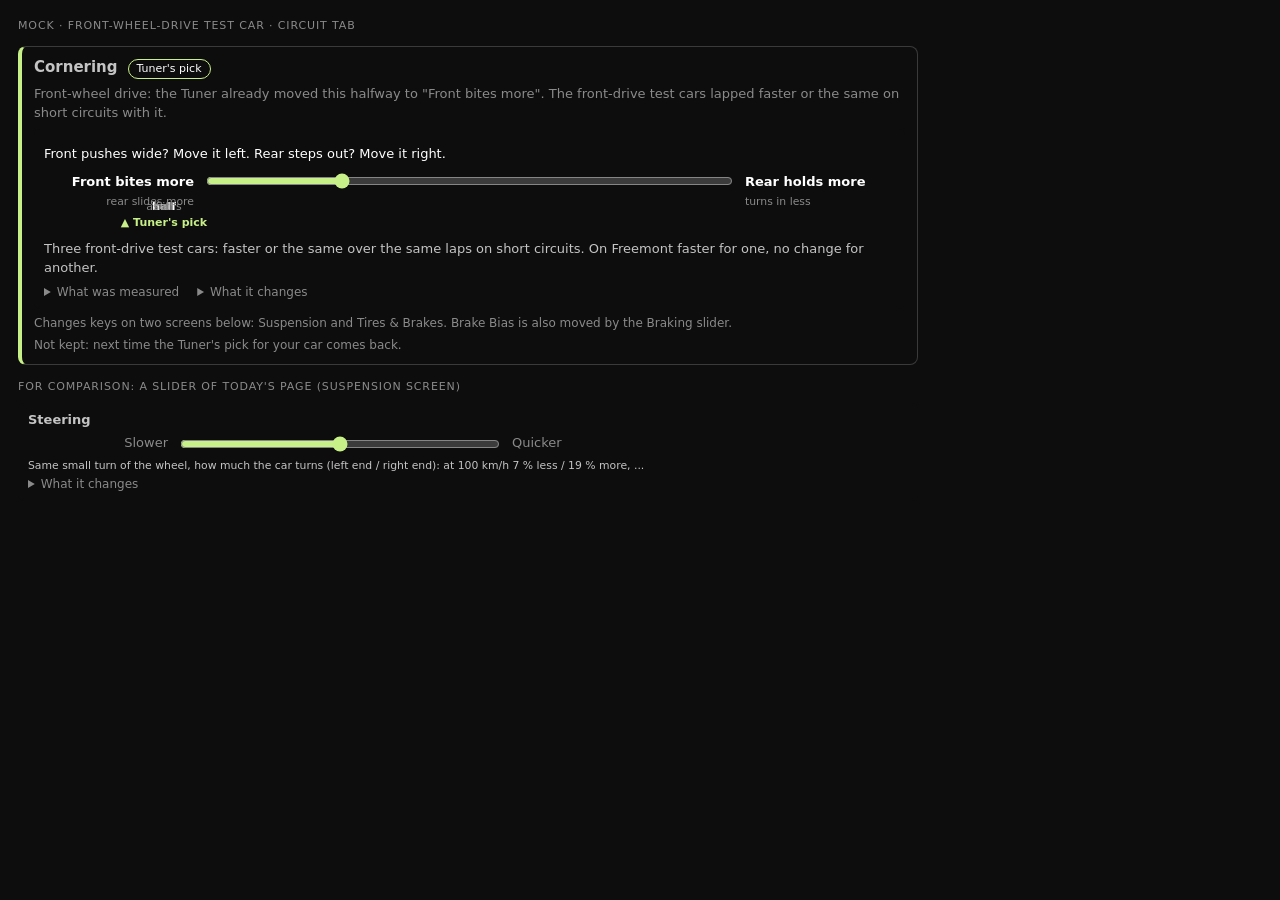
<file: docs/img/narada-handling-mock.html>
<!doctype html>
<!-- Static mock for docs/narada-handling-ui.md. Not the built page. Open with ?v=fwd (default) or ?v=rwd. -->
<html lang="en"><head><meta charset="utf-8"><title>Cornering slider mock</title>
<link rel="stylesheet" href="../../app.css">
<style>
  body { margin: 0; padding: 18px; width: 900px; background: #0d0d0d; color: #c4c4c4; font: 14px/1.45 system-ui, sans-serif; }
  .mock-tag { font-size: 11px; letter-spacing: .08em; text-transform: uppercase; color: #8a8a8a; margin: 0 0 8px; }
  .muted { color: #8a8a8a; }
  .corner-help { margin: 8px 0 2px; color: #fff; font-size: 13px; }
  .corner-row { display: grid; grid-template-columns: 150px 1fr 150px; gap: 12px; align-items: start; margin-top: 6px; }
  .corner-end strong { display: block; color: #fff; font-size: 13px; }
  .corner-end small { color: #8a8a8a; }
  .corner-end.l { text-align: right; }
  .corner-track input { width: 100%; margin: 0; accent-color: #c8f088; }
  .corner-stops { display: flex; justify-content: space-between; margin: 2px -42px 0; font-size: 11px; color: #8a8a8a; text-align: center; }
  .corner-stops span { flex: 0 0 100px; }
  .corner-stops span.on { color: #fff; font-weight: 600; }
  .corner-stops span.pick::after { content: "▲ Tuner's pick"; display: block; color: #c8f088; font-weight: 600; }
  .corner-line { margin: 8px 0 4px; font-size: 13px; color: #c4c4c4; }
  .corner-foot { display: flex; flex-wrap: wrap; gap: 4px 16px; align-items: baseline; margin-top: 6px; font-size: 12px; color: #8a8a8a; }
  .corner-foot a { color: #c8f088; }
  .tuner-badge.pick { border-color: #c8f088; color: #fff; }
  .folds { display: flex; gap: 18px; }
</style></head>
<body>
<p class="mock-tag" id="tag"></p>
<div class="tuner-handling">
  <p class="tuner-screen-head"><strong>Cornering</strong> <span class="tuner-badge" id="badge"></span></p>
  <p class="muted" id="intro" style="margin:0;font-size:13px"></p>
  <div class="tuner-feel">
    <p class="corner-help">Front pushes wide? Move it left. Rear steps out? Move it right.</p>
    <div class="corner-row">
      <div class="corner-end l"><strong>Front bites more</strong><small>rear slides more</small></div>
      <div class="corner-track">
        <input type="range" min="-100" max="100" step="50" id="range" aria-label="Cornering: front bites more to rear holds more">
        <div class="corner-stops" id="stops"><span>full</span><span>half</span><span>as it is</span><span>half</span><span>full</span></div>
      </div>
      <div class="corner-end"><strong>Rear holds more</strong><small>turns in less</small></div>
    </div>
    <p class="corner-line" id="line"></p>
    <div class="folds">
      <details class="tuner-why"><summary>What was measured</summary></details>
      <details class="tuner-why"><summary>What it changes</summary></details>
    </div>
  </div>
  <div class="corner-foot"><span>Changes keys on two screens below: Suspension and Tires &amp; Brakes. Brake Bias is also moved by the Braking slider.</span>
    <span id="kept"></span></div>
</div>
<p class="mock-tag" style="margin-top:14px">For comparison: a slider of today's page (Suspension screen)</p>
<div class="tuner-feel">
  <label><strong>Steering</strong>
    <span class="tuner-feel-row"><span>Slower</span><input type="range" min="-100" max="100" step="25" value="0"><span>Quicker</span></span></label>
  <small>Same small turn of the wheel, how much the car turns (left end / right end): at 100 km/h 7 % less / 19 % more, ...</small>
  <details class="tuner-why"><summary>What it changes</summary></details>
</div>
<script>
  const cases = {
    fwd: { tag: 'Mock · front-wheel-drive test car · Circuit tab', badge: "Tuner's pick", pick: 1, value: -50,
      intro: 'Front-wheel drive: the Tuner already moved this halfway to "Front bites more". The front-drive test cars lapped faster or the same on short circuits with it.',
      line: 'Three front-drive test cars: faster or the same over the same laps on short circuits. On Freemont faster for one, no change for another.',
      kept: "Not kept: next time the Tuner's pick for your car comes back." },
    rwd: { tag: 'Mock · rear-wheel-drive test car · Circuit tab', badge: 'Optional', pick: -1, value: 0,
      intro: 'The Tuner leaves this in the middle. On the rear-drive and all-wheel-drive test cars neither side made laps faster. Move it only if the car bothers you.',
      line: 'Nothing is moved here: the car corners as your setup has it.',
      kept: 'Not kept: next time it is back in the middle.' },
  };
  const c = cases[new URLSearchParams(location.search).get('v')] || cases.fwd;
  const $ = (id) => document.getElementById(id);
  $('tag').textContent = c.tag; $('badge').textContent = c.badge; $('intro').textContent = c.intro;
  if (c.pick >= 0) $('badge').classList.add('pick');
  $('range').value = c.value; $('line').textContent = c.line; $('kept').textContent = c.kept;
  const stops = $('stops').children;
  stops[(c.value + 100) / 50].classList.add('on');
  if (c.pick >= 0) stops[c.pick].classList.add('pick');
</script>
</body></html>
</file>
<file: app.css>
.tuning-dialog { width: min(100%, 760px); }

/* Top tabs for the four tuning categories; they wrap instead of clipping on narrow screens. */
.tuning-tabs {
  display: flex;
  flex-wrap: wrap;
  gap: 4px;
  margin-bottom: 10px;
  border-bottom: 1px solid var(--color-border);
}

.tuning-tabs button {
  background: transparent;
  border: 1px solid transparent;
  border-bottom: none;
  color: var(--color-text-muted);
  padding: 6px 12px;
  cursor: pointer;
  font: inherit;
  letter-spacing: .04em;
}

.tuning-tabs button.active {
  background: var(--color-elevated);
  border-color: var(--color-border);
  color: var(--color-text-strong);
  box-shadow: inset 0 -2px 0 var(--color-primary);
}

/* Left sidebar of subcategories beside the checkbox list. */
.tuning-layout {
  display: grid;
  grid-template-columns: minmax(150px, 200px) 1fr;
  gap: 12px;
  min-height: 320px;
}

.tuning-sidebar {
  display: flex;
  flex-direction: column;
  gap: 2px;
  border-right: 1px solid var(--color-border);
  padding-right: 8px;
}

.tuning-sidebar button {
  display: flex;
  justify-content: space-between;
  gap: 8px;
  background: transparent;
  border: 1px solid transparent;
  color: var(--color-text);
  padding: 6px 8px;
  text-align: left;
  cursor: pointer;
  font: inherit;
}

.tuning-sidebar button:hover { background: var(--color-elevated); }

.tuning-sidebar button.active {
  background: var(--color-elevated);
  border-color: var(--color-primary);
  color: var(--color-text-strong);
}

.tuning-count { color: var(--color-text-muted); font-size: 12px; }

.tuning-panel {
  min-width: 0;
  display: flex;
  flex-direction: column;
  gap: 6px;
}

.tuning-panel .overlay-controls {
  display: flex;
  align-items: center;
  gap: 8px;
  margin: 0;
  cursor: pointer;
  user-select: none;
}

.tuning-empty {
  border: 1px dashed var(--color-border);
  padding: 16px;
  color: var(--color-text);
  min-height: 120px;
}

.tuning-inactive { opacity: .65; }
.tuning-unique { border-top: 1px solid var(--color-primary); padding-top: 12px; }
.tuning-unique h4 { margin-bottom: 8px; }

/* Dyno tab: game-data picker, setup tabs, goal and the before/after table. */
.dyno-panel { display: flex; flex-direction: column; gap: 12px; min-height: 320px; }
.dyno-source { display: flex; flex-wrap: wrap; align-items: center; gap: 10px; }
.dyno-file { position: relative; overflow: hidden; cursor: pointer; }
.dyno-file input { position: absolute; inset: 0; opacity: 0; cursor: pointer; }

.dyno-setups { display: flex; flex-wrap: wrap; gap: 4px; margin-bottom: 10px; }
.dyno-setups button {
  background: transparent;
  border: 1px solid var(--color-border);
  color: var(--color-text);
  padding: 5px 12px;
  cursor: pointer;
  font: inherit;
}
.dyno-setups button.active { border-color: var(--color-primary); color: var(--color-text-strong); background: var(--color-elevated); }

.dyno-controls { display: flex; flex-wrap: wrap; align-items: center; gap: 12px; margin-bottom: 10px; }
.dyno-controls label { display: flex; align-items: center; gap: 6px; margin: 0; }
.dyno-gearing input { width: 16px; height: 16px; accent-color: var(--color-primary); }
.dyno-controls strong { margin-right: auto; color: var(--color-text-strong); letter-spacing: .04em; }
.dyno-sheet { font-family: ui-monospace, SFMono-Regular, Menlo, Consolas, monospace; white-space: pre; overflow-x: auto; overflow-y: auto; max-height: 420px; margin: 8px 0; padding: 8px; }

.dyno-table { width: 100%; border-collapse: collapse; margin-bottom: 10px; font-variant-numeric: tabular-nums; }
.dyno-table th, .dyno-table td { padding: 6px 10px; border-bottom: 1px solid var(--color-border); text-align: right; }
.dyno-table th[scope="row"] { text-align: left; font-weight: normal; color: var(--color-text); }
.dyno-table thead th { color: var(--color-text-muted); font-weight: normal; font-size: 12px; letter-spacing: .04em; }
.dyno-table td.better { color: var(--color-primary); }
.dyno-table th[scope="row"] small,
.dyno-table td small { display: block; color: var(--color-text-muted); font-size: 11px; }
.dyno-table th[scope="row"] small { text-transform: none; letter-spacing: normal; }
.dyno-value { display: inline-block; min-width: 6.5em; }
.dyno-value + .dyno-value { color: var(--color-text-muted); }
.dyno-table td.better .dyno-value + .dyno-value { color: inherit; opacity: .75; }

.dyno-curve { border: 1px solid var(--color-border); background: var(--color-surface); padding: 10px; }
.dyno-curve .dyno-setups { margin-bottom: 6px; }
.dyno-legend { display: flex; flex-wrap: wrap; gap: 14px; font-size: 11px; color: var(--color-text-muted); margin-bottom: 4px; }
.dyno-legend i { display: inline-block; width: 12px; height: 8px; margin-right: 5px; vertical-align: middle; }
.dyno-legend .legend-range { background: rgba(255, 90, 80, .35); border: 1px solid #ff5a50; }
.dyno-legend .legend-stock { height: 2px; background: #ffd34d; }
.dyno-legend .legend-value { background: rgba(80, 200, 200, .55); }
.dyno-legend .legend-gear-on { background: rgba(90, 200, 110, .7); }
.dyno-legend .legend-gear-off { background: rgba(255, 90, 80, .45); }
.dyno-legend .legend-eff { height: 0; border-top: 2px dashed #c58bff; }
.dyno-toggle { display: inline-flex; align-items: center; gap: 6px; font-size: 12px; margin: 2px 0 6px; cursor: pointer; }
.dyno-eff { stroke: #c58bff; stroke-width: 2; stroke-dasharray: 4 3; pointer-events: none; }
.dyno-point .dyno-beyond { color: #c58bff; }
.dyno-graph { display: block; width: 100%; max-width: 720px; height: auto; cursor: ns-resize; user-select: none; touch-action: none; }
.dyno-graph:focus-visible { outline: 2px solid var(--color-primary); outline-offset: 2px; }
.dyno-grid line { stroke: var(--color-border); stroke-width: 1; }
.dyno-axis { fill: var(--color-text-muted); font-size: 11px; font-family: inherit; }
.dyno-col-bg { fill: transparent; }
.dyno-col.selected .dyno-col-bg { fill: rgba(90, 140, 255, .14); }
.dyno-range { fill: rgba(255, 90, 80, .18); stroke: rgba(255, 90, 80, .7); stroke-width: 1; }
.dyno-value-bar { fill: rgba(80, 200, 200, .35); }
.dyno-col.selected .dyno-value-bar { fill: rgba(80, 200, 200, .55); }
.dyno-stock { stroke: #ffd34d; stroke-width: 2; }
.dyno-dot { fill: #fff; stroke: #0d0d0d; stroke-width: 1.5; }
.dyno-col.selected .dyno-dot { fill: var(--color-primary); }
.dyno-point { display: flex; flex-wrap: wrap; align-items: center; gap: 8px; margin: 6px 0; font-variant-numeric: tabular-nums; }
.dyno-point strong { min-width: 6.5em; color: var(--color-text-strong); }
.dyno-point > span:not(.muted) { min-width: 5.5em; text-align: center; color: var(--color-text-strong); }
.dyno-point .muted { font-size: 12px; }
.dyno-point .profile-action-btn:last-child { margin-left: auto; }

/* Large screens: graph and stats side by side so the dialog does not need to scroll as far. */
.dyno-body { display: flex; flex-direction: column; gap: 12px; }
@media (min-width: 1200px) {
  .tuning-dialog.tuning-dialog-dyno { width: min(100%, 1240px); max-height: 94dvh; }
  .dyno-body { display: grid; grid-template-columns: minmax(0, 1fr) minmax(330px, 400px); align-items: start; }
  .dyno-body > .dyno-stats { grid-column: 2; position: sticky; top: 0; }
  .dyno-stats .dyno-table th, .dyno-stats .dyno-table td { padding: 5px 6px; }
  .dyno-stats .dyno-value { min-width: 0; display: block; }
  .dyno-stats .bike-actions { flex-wrap: wrap; }
}

/* Drivetrain: game-style gear ratio bars (green up to the current value, red to the range end). */
.dyno-drive { display: flex; flex-direction: column; gap: 2px; max-width: 720px; user-select: none; }
.dyno-drive:focus-visible { outline: 2px solid var(--color-primary); outline-offset: 2px; }
.dyno-gear {
  display: grid; grid-template-columns: 7.5em 9.5em 1fr; align-items: center; gap: 10px;
  padding: 5px 6px; cursor: pointer; font-variant-numeric: tabular-nums;
}
.dyno-gear.selected { background: rgba(90, 140, 255, .14); }
.dyno-gear.final { margin-top: 6px; border-top: 1px solid var(--color-border); padding-top: 10px; }
.dyno-gear-value { color: var(--color-text-strong); }
.dyno-gear-bar { position: relative; height: 12px; background: rgba(255, 255, 255, .06); cursor: ew-resize; touch-action: none; }
.dyno-gear.final .dyno-gear-bar { margin-bottom: 14px; }
.dyno-gear-on, .dyno-gear-off { position: absolute; top: 0; bottom: 0; }
.dyno-gear-on { background: rgba(90, 200, 110, .7); }
.dyno-gear-off { background: rgba(255, 90, 80, .45); }
.dyno-gear-stock { position: absolute; top: -3px; bottom: -3px; width: 2px; margin-left: -1px; background: #ffd34d; }
.dyno-gear-dot {
  position: absolute; top: 50%; width: 12px; height: 12px; margin: -6px 0 0 -6px; border-radius: 50%;
  background: #fff; border: 1.5px solid #0d0d0d;
}
.dyno-gear.selected .dyno-gear-dot { background: var(--color-primary); }
.dyno-gear-ends {
  position: absolute; top: 100%; left: 0; right: 0; display: flex; justify-content: space-between;
  font-size: 11px; color: var(--color-text-muted); padding-top: 2px;
}
.dyno-gear-scale { cursor: default; padding-top: 0; }
.dyno-gear-ticks { position: relative; height: 14px; font-size: 11px; color: var(--color-text-muted); }
.dyno-gear-ticks span { position: absolute; transform: translateX(-50%); }

@media (max-width: 560px) {
  .tuning-layout { grid-template-columns: 1fr; }
  .tuning-sidebar { flex-direction: row; flex-wrap: wrap; border-right: none; padding-right: 0; }
}

/* The body gradients in editor.css are blue; the site's is a soft grey glow over the page color. */
body {
  background: radial-gradient(1200px 480px at 50% -160px, #2a2a2a, transparent 70%) no-repeat, #0d0d0d;
}

/* editor.css gives these rows a light background, which clashes with the dark theme's light text. */
.tuning-dialog .overlay-controls {
  background-color: var(--color-elevated);
  border: 1px solid var(--color-border);
  color: var(--color-text-strong);
}

.tuning-dialog .overlay-controls .muted { color: var(--color-text-muted); }

.tuning-dialog .overlay-controls input[type="checkbox"] {
  accent-color: var(--color-primary);
  width: 16px;
  height: 16px;
}

/* Car slot cards: editor.css paints these with a hardcoded blue using !important. */
:root .bike-card {
  background: var(--color-surface) !important;
  border-color: var(--color-border) !important;
}

/* Colors from nfsu2.xyz (th0mk/nfsu2-web web/main.css): near-black frame, lime accent.
   :root:root outranks editor.css's :root[data-theme="dark"] palette. */
:root:root {
  --color-bg: #0d0d0d;
  --color-surface: #171717;
  --color-elevated: #262626;
  --color-border: #3a3a3a;
  --color-primary: #c8f088;
  --color-primary-hover: #d9f7b0;
  --color-steel: #c8f088;
  --color-green: #c8f088;
  --color-warning: #ff8a80;
  --color-warning-bg: #2a1716;
  --color-text: #c4c4c4;
  --color-text-strong: #ffffff;
  --color-text-muted: #8a8a8a;
  --accent-soft: #404038;
  --hud: #c8f088;
  --hud-dim: rgba(200, 240, 136, .35);
  --hud-glow: rgba(200, 240, 136, .45);
}

.editor-header { padding: 32px 24px; }
.editor-header-inner {
  width: min(100%, 1120px);
  margin: 0 auto;
  display: flex;
  align-items: center;
  justify-content: space-between;
  gap: 28px;
}
.editor-brand { min-width: 0; }
.editor-header .landing-eyebrow { color: var(--color-primary); font-size: 11px; letter-spacing: .16em; }
.editor-header h1 { margin: 8px 0; font-size: clamp(24px, 4vw, 36px); letter-spacing: -.03em; }
.editor-header .editor-description { color: var(--color-text); line-height: 1.6; }
.editor-build { display: flex; flex-direction: column; align-items: flex-end; flex-shrink: 0; text-align: right; }
.build-badge {
  display: inline-block;
  padding: 6px 10px;
  border: 1px solid var(--color-border);
  border-radius: 6px;
  color: var(--color-text-muted);
  font: 11px ui-monospace, Consolas, monospace;
}
.editor-header .build-splash {
  position: relative;
  display: inline-block;
  max-width: 100%;
  margin-top: 14px;
  padding: 10px 14px;
  border: 1px solid var(--hud-dim);
  border-radius: 12px;
  background: var(--color-elevated);
  color: var(--color-primary);
  font-size: 14px;
  font-weight: 700;
  line-height: 1.4;
  opacity: 1;
  text-align: left;
  transform-origin: top right;
  animation: splash-pop 420ms ease-out 900ms both;
}
.build-splash::before {
  content: "";
  position: absolute;
  top: -6px;
  right: 20px;
  width: 10px;
  height: 10px;
  border-top: 1px solid var(--hud-dim);
  border-left: 1px solid var(--hud-dim);
  background: var(--color-elevated);
  transform: rotate(45deg);
}
@keyframes splash-pop {
  0% { opacity: 0; transform: translateY(-6px) scale(.9); }
  70% { opacity: 1; transform: translateY(0) scale(1.03); }
  100% { opacity: 1; transform: translateY(0) scale(1); }
}
@media (prefers-reduced-motion: reduce) {
  .editor-header .build-splash { animation: none; }
}
.editor-main {
  width: min(100%, 1168px);
  margin: 0 auto;
  padding: 24px;
  display: grid;
  gap: 20px;
}
.editor-main .profile-section {
  min-width: 0;
  padding: 24px;
  border: 1px solid var(--color-border);
  border-radius: 12px;
  background: var(--color-surface);
  display: grid;
  gap: 14px;
}
.editor-main .profile-section h3 { margin: 0; color: var(--color-text-strong); font-size: 17px; }
.editor-main .muted { color: var(--color-text-muted); line-height: 1.5; }
.editor-row { display: flex; flex-wrap: wrap; align-items: center; gap: 12px; }
.editor-row input[type="file"] { max-width: 100%; color: var(--color-text); }
.editor-row input::file-selector-button {
  margin-right: 12px;
  padding: 10px 14px;
  border: 1px solid var(--color-border);
  border-radius: 6px;
  background: var(--color-elevated);
  color: var(--color-text-strong);
  font: inherit;
  cursor: pointer;
}
.profile-form { grid-template-columns: repeat(2, minmax(0, 1fr)); }
.profile-form .bike-dialog-actions { grid-column: 1 / -1; }
.editor-main .bike-list { display: grid; grid-template-columns: repeat(2, minmax(0, 1fr)); gap: 16px; }
.editor-main .bike-card { min-width: 0; padding: 18px; display: flex; flex-direction: column; gap: 14px; }
.editor-main .bike-card-heading { grid-template-columns: 1fr auto; align-items: center; gap: 12px; }
.editor-main .bike-card-heading > strong { color: var(--color-text-strong); font-size: 15px; }
.editor-main .slot-state { padding: 4px 8px; border: 1px solid var(--color-border); border-radius: 4px; }
.slot-stats { grid-column: 1 / -1; display: flex; flex-wrap: wrap; gap: 8px 16px; }
.slot-stats span { display: grid; gap: 4px; color: var(--color-text-muted); font-size: 11px; }
.slot-stats strong { color: var(--color-text); font-size: 13px; font-weight: 600; }
.slot-car-name { color: var(--color-text-strong); font-size: 16px; overflow-wrap: anywhere; }
.slot-operation { padding-top: 12px; border-top: 1px solid var(--color-border); }
.slot-operation select { flex: 1; min-width: 0; width: 100%; }
.editor-main select, .profile-form input {
  padding: 10px;
  border: 1px solid var(--color-border);
  border-radius: 6px;
  background: var(--color-bg);
  color: var(--color-text-strong);
  font: inherit;
  font-size: 13px;
}
.editor-main .profile-action-btn { padding: 9px 12px; font-size: 12px; }
.editor-main :is(button, input, select):focus-visible {
  outline: 2px solid var(--color-primary);
  outline-offset: 3px;
}
.editor-main .download-section { display: flex; align-items: center; justify-content: space-between; gap: 20px; }
.editor-main .download-section h3 { margin-bottom: 6px; }
.download-section > button { flex-shrink: 0; }
.tuning-panel { overflow-wrap: anywhere; }

@media (max-width: 760px) {
  .editor-header-inner { flex-direction: column; align-items: flex-start; gap: 20px; }
  .editor-build { align-items: flex-start; text-align: left; }
  .editor-header .build-splash { transform-origin: top left; }
  .build-splash::before { right: auto; left: 20px; }
  .editor-main .bike-list { grid-template-columns: 1fr; }
  .editor-main .download-section { flex-direction: column; align-items: stretch; }
}
@media (max-width: 480px) {
  .editor-header { padding: 24px 16px; }
  .editor-main { padding: 16px; gap: 16px; }
  .editor-main .profile-section { padding: 16px; }
  .profile-form { grid-template-columns: 1fr; }
  .slot-operation { align-items: stretch; flex-direction: column; }
  .bike-dialog-backdrop { padding: 10px; }
  .tuning-dialog { padding: 16px; }
}
.visual-group { margin: 1rem 0; }
.dyno-scalar { display: grid; grid-template-columns: minmax(0, 1fr) auto; gap: .5rem; padding: .8rem 0; }
.dyno-scalar input[type="range"] { grid-column: 1 / -1; width: 100%; }
.visual-group h3 { margin-bottom: .5rem; }
.visual-row { display: grid; grid-template-columns: minmax(9rem, 1fr) 1.5rem minmax(0, 2fr); align-items: center; gap: .6rem; margin: .45rem 0; }
.visual-row label { text-transform: capitalize; }
.visual-row select { width: 100%; min-width: 0; }
.visual-swatch { display: inline-block; width: 1.4rem; height: 1.4rem; border: 1px solid #888; border-radius: .2rem; }
.visual-color-toggle { text-align: left; overflow-wrap: anywhere; min-width: 0; }
.visual-color-toggle.visual-color-active { outline: 2px solid var(--color-text-strong); outline-offset: 2px; }
.visual-layout, .visual-targets, .visual-palette-panel { min-width: 0; }
.visual-picker-heading { margin: 0 0 .6rem; text-transform: capitalize; }
.visual-color-picker { grid-column: 1 / -1; min-width: 0; padding: .6rem; border: 1px solid var(--color-border); }
.visual-palettes { display: grid; grid-template-columns: repeat(auto-fit, minmax(min(100%, 300px), 1fr)); gap: .8rem; margin-top: .8rem; }
.visual-palette { min-width: 0; align-self: start; }
.visual-palette h4 { margin: 0 0 .4rem; font-size: .75rem; overflow-wrap: anywhere; color: var(--color-text-strong); }
.visual-color-grid { display: grid; grid-template-columns: repeat(10, minmax(0, 1fr)); gap: 3px; }
.visual-color {
  min-width: 0; min-height: 28px; padding: 3px 0; border: 2px solid transparent; border-radius: 50%;
  background-image: radial-gradient(circle at 30% 20%, #ffffff66, transparent 55%);
  font: inherit; font-size: 11px; font-weight: 700; cursor: pointer; text-shadow: 0 1px 2px #0006;
}
.visual-color.selected { border-color: var(--color-primary); outline: 2px solid var(--color-text-strong); outline-offset: 0; }
.visual-color-unknown { border-color: var(--color-border); border-radius: .2rem; font-size: 9px; overflow-wrap: anywhere; }
.visual-color:focus-visible { outline: 2px solid var(--color-primary); outline-offset: 2px; }
.visual-named-colors .visual-color-grid { grid-template-columns: repeat(4, minmax(0, 1fr)); }
.visual-named-colors .visual-color { border-radius: .2rem; font-size: 10px; overflow-wrap: anywhere; }
@media (min-width: 1000px) {
  .tuning-dialog.tuning-dialog-visual { width: min(100%, 1240px); }
  .visual-layout:has(.visual-palette-panel) {
    display: grid; grid-template-columns: minmax(240px, 300px) minmax(0, 1fr); gap: 1.2rem; align-items: start;
  }
  .visual-layout:has(.visual-palette-panel) .visual-row { grid-template-columns: minmax(0, 1fr) 1.5rem; }
  .visual-layout:has(.visual-palette-panel) .visual-row select,
  .visual-layout:has(.visual-palette-panel) .visual-color-toggle { grid-column: 1 / -1; }
}
@media (max-width: 550px) {
  .visual-row { grid-template-columns: minmax(0, 1fr) 1.5rem; }
  .visual-row select, .visual-color-toggle { grid-column: 1 / -1; }
  .visual-color-grid { grid-template-columns: repeat(5, minmax(0, 1fr)); gap: 6px; }
  .visual-color { min-height: 44px; font-size: 13px; }
}

/* Without a save, mode A / B, and the key presses under the bars. */
.dyno-virtual { display: flex; flex-wrap: wrap; align-items: end; gap: 10px 14px; padding: 8px 0 4px; border-bottom: 1px solid var(--color-border); }
.dyno-virtual label { display: flex; flex-direction: column; gap: 3px; font-size: 12px; color: var(--color-text-muted); }
.dyno-virtual select { min-width: 130px; }
.dyno-virtual p { flex-basis: 100%; margin: 0; }
.dyno-mode { display: inline-flex; flex-wrap: wrap; gap: 12px; padding: 4px 10px; border: 1px solid var(--color-border); }
.dyno-press { fill: var(--color-text-strong); font-size: 12px; font-weight: 600; font-family: inherit; }
.dyno-ab td, .dyno-ab th { white-space: nowrap; }

/* Hand input (mode A / B): numbered cards, big result tiles, one table for the sliders. */
.hand-card { margin: 0 0 14px; padding: 12px 14px; border: 1px solid var(--color-border); border-radius: 8px; background: rgba(255, 255, 255, .02); }
.hand-card h3 { margin: 0 0 10px; font-size: 14px; letter-spacing: .03em; color: var(--color-text-strong); font-weight: 600; }
.hand-mode { display: grid; grid-template-columns: repeat(auto-fit, minmax(260px, 1fr)); gap: 10px; }
.hand-mode label { display: grid; grid-template-columns: 20px 1fr; column-gap: 8px; padding: 10px 12px; border: 1px solid var(--color-border); border-radius: 8px; cursor: pointer; margin: 0; }
.hand-mode label.on { border-color: var(--color-primary); background: var(--color-elevated); box-shadow: inset 3px 0 0 var(--color-primary); }
.hand-mode input { grid-row: 1 / span 2; margin-top: 3px; accent-color: var(--color-primary); }
.hand-mode-name { font-weight: 600; color: var(--color-text-strong); }
.hand-mode-note { font-size: 12px; color: var(--color-text-muted); }
.hand-older { margin-top: 8px; }
.hand-older summary { cursor: pointer; color: var(--color-text-muted); font-size: 12px; }
.hand-tiles { display: grid; grid-template-columns: repeat(auto-fit, minmax(200px, 1fr)); gap: 10px; }
.hand-tile { display: grid; grid-template-columns: 1fr 1fr; gap: 4px 10px; padding: 10px 12px; border: 1px solid var(--color-border); border-radius: 8px; font-variant-numeric: tabular-nums; }
.hand-tile-label { grid-column: 1 / -1; font-size: 11px; letter-spacing: .08em; text-transform: uppercase; color: var(--color-text-muted); }
.hand-tile small { display: block; font-size: 11px; color: var(--color-text-muted); letter-spacing: 0; }
.hand-tile-main { font-size: 18px; color: var(--color-text); }
.hand-tile-main.pick { color: var(--color-text-strong); font-weight: 700; }
.hand-tile-diff { grid-column: 1 / -1; font-size: 13px; padding-top: 4px; border-top: 1px solid var(--color-border); color: var(--color-text-strong); }
.hand-tile-diff.zero { color: var(--color-green); }
.hand-scroll { overflow-x: auto; }
.hand-sliders th, .hand-sliders td, .hand-steps th, .hand-steps td { vertical-align: top; }
.hand-sliders th[scope="row"] small { display: block; color: var(--color-text-muted); font-size: 11px; }
.hand-sliders tr.hand-screen th { text-align: left; padding-top: 14px; font-size: 11px; letter-spacing: .1em; text-transform: uppercase; color: var(--color-text-muted); border-bottom: 1px solid var(--color-border); }
.hand-sliders tr.changed th[scope="row"] { color: var(--color-text-strong); }
.hand-sliders td.pick { font-weight: 700; color: var(--color-text-strong); }
.hand-input { width: 96px; text-align: right; font: inherit; padding: 4px 6px; background: var(--color-bg); color: var(--color-text-strong); border: 1px solid var(--color-border); border-radius: 4px; }
.hand-keys-head, .hand-keys { text-align: left !important; }
.hand-keys { min-width: 220px; white-space: normal; color: var(--color-text-strong); }
.hand-keys small { display: block; color: var(--color-text-muted); font-size: 11px; }
.hand-clear { margin-left: 8px; }

.hand-steps th, .hand-steps td { text-align: left; }
.hand-sliders tr:not(.changed):not(.hand-screen) { opacity: .62; }
.hand-sliders tr:not(.changed):not(.hand-screen) td.pick { font-weight: normal; }
.hand-sliders thead th:first-child, .hand-steps thead th { text-align: left; }

/* Tuner screen (src/controller/tuner-controller.ts) */
.tuner-back { width: min(100%, 1168px); margin: 0 auto; padding: 16px 24px 0; }
.tuner-nosave { margin: 0 0 16px; font-size: 13px; }
.link-btn { padding: 0; border: 0; background: none; color: var(--color-primary); font: inherit; text-decoration: underline; cursor: pointer; }
.tuner-pick { font-weight: 700; color: var(--color-text-strong); }
.tuner-main .dyno-controls label { display: flex; flex-direction: column; align-items: flex-start; gap: 4px; font-size: 13px; color: var(--color-text-muted); }
.tuner-list { align-items: flex-end; }
.tuner-go { font-size: 16px; padding: 10px 28px; }
.tuner-prefs { display: grid; gap: 8px; margin-top: 8px; }
.tuner-prefs label { display: block; font-size: 13px; color: var(--color-text); cursor: pointer; }
.tuner-prefs input { accent-color: var(--color-primary); margin-right: 6px; }
.tuner-card { display: grid; gap: 8px; }
.tuner-card h3 { font-size: 16px; margin: 0; }
.tuner-uses { margin: 0; color: var(--color-text); }
.tuner-same { margin: 0; color: var(--color-primary); }
.tuner-step { padding: 8px 0; border-top: 1px solid var(--color-border); }
.tuner-step p { margin: 0 0 6px; }
.tuner-step .hand-keys { min-width: 0; }
.tuner-card .dyno-graph { max-width: 560px; }
.tuner-parts { display: grid; grid-template-columns: repeat(auto-fill, minmax(220px, 1fr)); gap: 10px 14px; margin-top: 6px; }
.tuner-parts label { display: flex; flex-direction: column; gap: 3px; font-size: 13px; color: var(--color-text-muted); }
.tuner-parts small { font-size: 11px; color: var(--color-text-muted); }
.tuner-logo { width: fit-content; margin-top: 10px; padding: 6px 12px; border-radius: 8px; background: var(--color-bg); border: 1px solid var(--color-border); }
.tuner-logo img { display: block; width: 192px; height: 48px; }
.tuner-reset { margin: 0; padding: 8px 12px; border-left: 3px solid var(--color-primary); background: var(--color-elevated); color: var(--color-text); font-size: 13px; }
.tuner-tabs button { display: flex; flex-direction: column; align-items: flex-start; gap: 2px; padding: 6px 14px; }
.tuner-tabs small { font-size: 11px; color: var(--color-text-muted); }
.tuner-uses, .tuner-compare { border-collapse: collapse; font-size: 13px; font-variant-numeric: tabular-nums; }
.tuner-uses th, .tuner-uses td, .tuner-compare th, .tuner-compare td { padding: 3px 14px 3px 0; text-align: left; border-bottom: 1px solid var(--color-border); }
.tuner-uses thead th, .tuner-compare thead th { font-size: 11px; letter-spacing: .06em; text-transform: uppercase; color: var(--color-text-muted); font-weight: 600; }
.tuner-compare td strong { color: var(--color-text-strong); }
/* round 3h: each game screen is its own block (frame, own background, header line); its sliders sit inside it */
.tuner-screen { padding: 10px 12px; border: 1px solid var(--color-border); border-left: 4px solid var(--color-border); border-radius: 8px;
  background: var(--color-elevated); color: var(--color-text); }
.tuner-screen.set { border-left-color: var(--color-primary); }
.tuner-screen.feel { border-left-color: var(--color-green); }
.tuner-screen.locked { border-left-color: var(--color-warning); }
.tuner-screen.keep, .tuner-screen.ok { padding: 6px 12px; background: transparent; }
.tuner-screen.keep .tuner-screen-head, .tuner-screen.ok .tuner-screen-head { margin: 0; }
.tuner-screen-text { margin: 0 0 4px; font-size: 13px; color: var(--color-text-muted); }
.tuner-screen + .tuner-screen { margin-top: 0; }
.tuner-screen-head { margin: 0 0 6px; font-size: 15px; display: flex; flex-wrap: wrap; gap: 4px 10px; align-items: baseline; }
.tuner-badge { font-size: 11px; padding: 1px 8px; border-radius: 10px; border: 1px solid var(--color-border); color: var(--color-text-muted); }
.tuner-screen.set .tuner-badge { border-color: var(--color-primary); color: var(--color-text-strong); }
.tuner-screen.locked .tuner-badge { border-color: var(--color-warning); color: var(--color-warning); }
.tuner-screen.keep, .tuner-screen.ok, .tuner-screen.locked { font-size: 13px; }
.tuner-screen .tuner-step { border-top: 0; padding: 2px 0 6px 12px; }
.tuner-howto { margin: 4px 0 0; padding-left: 20px; font-size: 13px; color: var(--color-text); }
.tuner-done { margin: 0; color: var(--color-text); }
.tuner-done::before { content: "✓ "; color: var(--color-primary); font-weight: 700; }
.tuner-prefs-box { margin-top: 14px; }
.tuner-prefs-box > p { font-size: 13px; color: var(--color-text); }
.tuner-feel { display: grid; gap: 2px; margin-top: 6px; padding: 8px 10px; border-radius: 6px; background: var(--color-bg); font-size: 13px; color: var(--color-text); }
.tuner-feel-row { display: flex; align-items: center; gap: 10px; margin-top: 4px; }
.tuner-feel-row span { flex: 0 1 140px; min-width: 0; color: var(--color-text-muted); }
.tuner-feel-row span:last-child { text-align: left; }
.tuner-feel-row span:first-child { text-align: right; }
.tuner-feel-row input { flex: 1 1 auto; max-width: 320px; accent-color: var(--color-primary); }
.tuner-final { margin-top: 16px; padding-top: 12px; border-top: 1px solid var(--color-border); }
.tuner-now-settings th:nth-child(-n+2), .tuner-now-settings td:nth-child(-n+2) { text-align: left; }
.tuner-feel-head { margin-top: 16px; }
.tuner-scroll { max-width: 100%; overflow-x: auto; }
.tuner-progress { display: flex; align-items: center; gap: 12px; margin-top: 10px; font-size: 13px; color: var(--color-text); }
.tuner-progress progress { width: 220px; height: 10px; accent-color: var(--color-primary); }
.tuner-intro { margin: 0 0 8px; padding-left: 20px; font-size: 13px; color: var(--color-text); }
.tuner-check { display: flex; gap: 8px; align-items: flex-start; cursor: pointer; }
.tuner-check input { margin-top: 3px; accent-color: var(--color-primary); }
.tuner-step.done > .tuner-check > span { color: var(--color-text-muted); text-decoration: line-through; }
.tuner-fold { padding: 6px 0; border: 0; background: none; color: var(--color-text-strong); font: inherit; font-weight: 600; cursor: pointer; }
.tuner-feel small { display: block; margin-top: 2px; }
.tuner-final h3 { margin: 0 0 8px; }
.tuner-card .dyno-sheet { white-space: pre-wrap; }
/* round 3g: phone width (390 px) keeps the sliders on the screen: slider on its own line, the two words under it */
@media (max-width: 560px) {
  .tuner-feel-row { flex-wrap: wrap; justify-content: space-between; gap: 4px; }
  .tuner-feel-row input { order: -1; flex: 1 1 100%; max-width: none; }
  .tuner-feel-row span, .tuner-feel-row span:first-child { flex: 0 1 48%; text-align: left; }
  .tuner-feel-row span:last-child { text-align: right; }
  .tuner-compare th, .tuner-compare td { padding-left: 4px; padding-right: 4px; }
}
.tuner-goal { display: grid; gap: 4px; margin: 8px 0 10px; font-size: 13px; color: var(--color-text); }
.tuner-goal label { display: flex; gap: 6px; align-items: baseline; cursor: pointer; }
.tuner-goal input { accent-color: var(--color-primary); }
.tuner-legend { display: flex; flex-wrap: wrap; align-items: center; gap: 4px 8px; margin: 4px 0 0; font-size: 12px; color: var(--color-text); }
.tuner-legend span { display: inline-block; width: 14px; height: 10px; }
.tuner-legend .key-range { background: rgba(255, 90, 80, .18); border: 1px solid rgba(255, 90, 80, .7); }
.tuner-legend .key-stock { height: 0; border-top: 2px solid #ffd34d; }
.tuner-legend .key-value { background: rgba(80, 200, 200, .35); }
.tuner-slot-row { margin-bottom: 6px; }
.tuner-file, .tuner-kept { margin: 10px 0 0; font-size: 13px; }
.tuner-uses-line { margin: 0 0 6px; }
.tuner-units { display: flex; flex-wrap: wrap; gap: 4px 12px; align-items: center; margin: 8px 0 0; font-size: 13px; color: var(--color-text); }
.tuner-units input { accent-color: var(--color-primary); }
.tuner-why summary { font-size: 12px; color: var(--color-text-muted); cursor: pointer; }
.tuner-screen.feel { font-size: 13px; }
.tuner-screen.feel .tuner-badge { border-color: var(--color-green); color: var(--color-text-strong); }

/* round 3o: handling block and advanced list */
.tuner-handling { margin: 12px 0; padding: 10px 12px; border: 1px solid var(--color-border); border-left: 4px solid var(--color-green); border-radius: 8px; }
.tuner-handling > summary { cursor: pointer; margin: 0; }
.tuner-handling[open] > summary { margin-bottom: 6px; }
.tuner-handling > summary .link-btn { margin-left: auto; }
/* narada 3o: one two-sided Cornering slider with nine stops (steps of 25 %) */
.corner-help { margin: 4px 0 2px; color: var(--color-text-strong); font-size: 13px; }
.corner-row { display: grid; grid-template-columns: 130px minmax(0, 1fr) 130px; gap: 12px; align-items: start; margin-top: 6px; }
.corner-end strong { display: block; color: var(--color-text-strong); font-size: 13px; }
.corner-end small { display: block; color: var(--color-text-muted); }
.corner-end.l { text-align: right; }
.corner-track input { width: 100%; margin: 0; accent-color: var(--color-green); }
.corner-stops { position: relative; height: 3em; font-size: 11px; color: var(--color-text-muted); }
.corner-stops span { position: absolute; top: 2px; transform: translateX(-50%); text-align: center; white-space: nowrap; }
.corner-stops span.between { opacity: .75; }
.corner-stops span.on { color: var(--color-text-strong); font-weight: 600; opacity: 1; }
.corner-stops em { display: block; font-style: normal; color: var(--color-green); font-weight: 600; }
.corner-line { margin: 8px 0 4px; font-size: 13px; color: var(--color-text); }
.corner-line strong { display: inline-block; }
.corner-line strong::first-letter { text-transform: uppercase; }
.corner-foot { display: flex; flex-wrap: wrap; gap: 4px 16px; align-items: baseline; margin: 6px 0 0; font-size: 12px; color: var(--color-text-muted); }
.tuner-badge.pick { border-color: var(--color-green); color: var(--color-text-strong); }
.tuner-gripcheck { margin: 8px 0; padding: 6px 10px; border-left: 4px solid var(--color-warning); font-size: 13px; color: var(--color-text); }
.tuner-evidence-head { margin: 6px 0 0; font-size: 13px; }
@media (max-width: 560px) { .corner-row { grid-template-columns: 1fr; } .corner-end.l { text-align: left; } .corner-track { order: -1; } }
.tuner-evidence { margin: 4px 0 4px 18px; padding: 0; font-size: 13px; }
.tuner-evidence li { margin: 2px 0; }
.tuner-drive { margin: 4px 0; }
.tuner-advanced tr.tuner-changed td { background: color-mix(in srgb, var(--color-primary) 10%, transparent); font-weight: 600; }
</file>
